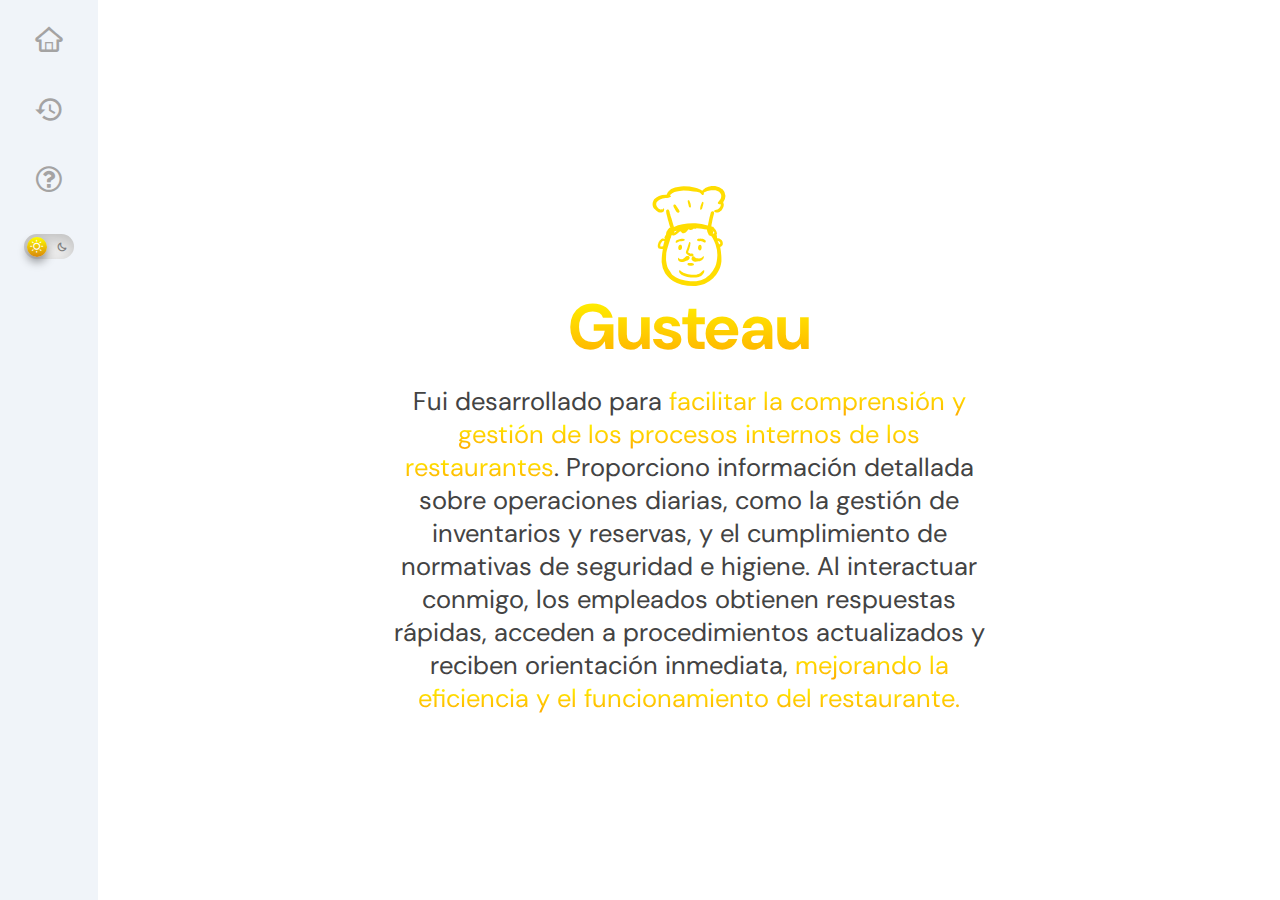
<file: front/screens/information.html>
<!DOCTYPE html>
<html lang="en">

<head>
    <meta charset="UTF-8">
    <meta name="viewport" content="width=device-width, initial-scale=1.0">
    <title>Gusteau</title>
    <link rel="stylesheet" href="../assetts/fonts/style_faq.css" />
    <link rel="preconnect" href="https://fonts.googleapis.com" />
    <link rel="preconnect" href="https://fonts.gstatic.com" crossorigin />
    <link
        href="https://fonts.googleapis.com/css2?family=DM+Sans:ital,opsz,wght@0,9..40,100..1000;1,9..40,100..1000&display=swap"
        rel="stylesheet" />
    <link rel="shortcut icon" href="../assetts/images/chef-svgrepo-com.png" type="image/x-icon">
</head>

<body>
    <nav>
        <ul class="nav-items sidebar">
            <a href="../index.html">
                <li class="items-item home"><span class="icon-home-outline"></span></li>
            </a>
            <a href="historial.html">
                <li class="items-item historial"><span class="icon-history"></span></li>
            </a>
            <a href="information.html">
                <li class="items-item faq"><span class="icon-question-circle-o"></span></li>
            </a>
            <li class="items-item switch">
                <input type="checkbox" id="darkmode-toggle">
                <label for="darkmode-toggle">
                    <span class="icon-sun"></span>
                    <span class="icon-moon"></span>
                </label>
            </li>
        </ul>
    </nav>
    <main>
        <section>
            <svg fill="#000000" width="800px" height="800px" viewBox="-16.26 0 120 120"
                xmlns="http://www.w3.org/2000/svg">
                <path id="_0402-chef" data-name="0402-chef"
                    d="M342.475,800.109c-.16-.1-.34-.4-.486-.487-.184-.115-.512-.1-.726-.242-.385-.26-.655-.726-.969-.968-.474-.365-.808-.614-1.211-.968a32.419,32.419,0,0,1-2.909-2.909c-.339-.39-.6-.736-.969-1.211a25.23,25.23,0,0,1-1.939-2.908,30.81,30.81,0,0,1-3.877-12.844,80.449,80.449,0,0,1,1.453-15.268c-.239-.329-.849-.289-1.459-.249s-1.2.079-1.449-.234c-1.2.148-1.55-.549-2.423-.727a.661.661,0,0,0-.485-.727c-.784-2.568.315-5.117.969-7.029.85-.523.961-1.784,1.939-2.18.47-.9,1.6-1.15,2.423-1.7a4.981,4.981,0,0,1,3.15.727c-.027-.861-.895-.88-.725-1.938a8.384,8.384,0,0,1,1.938-3.634c-.163-1.375.436-1.987.485-3.151.664-.871,1.087-1.982,1.7-2.908.868-.6,1.742-1.316,1.211-2.665.749.058.41,1.206,1.454.969.711-.207-.316-.612,0-1.21-.248-.321-.239-.9-.484-1.213a12.293,12.293,0,0,0-.728-2.424,41.583,41.583,0,0,0-1.453-5.09c-.581-3.7-2.163-6.4-2.182-10.661.526-.847,1-1.751,2.666-1.454,1.346,1,1.609,3.076,1.939,5.089a5.209,5.209,0,0,1,.726,2.666c.675.455.468,1.794.97,2.423.98,3.623,2.039,7.17,3.15,10.664,6.856-3.243,15.459-4.737,25.929-4.363a67.628,67.628,0,0,1,14.539,2.665c.875-.175.255-1.846.728-2.423a22.951,22.951,0,0,1,.483-2.424c.306-1.632.637-3.24.969-4.847.439-1.5.722-3.155,1.212-4.6.464-1.476.767-3.112,2.908-2.909,1.818.244,1.552,2.7.968,4.119s-.7,3.335-1.21,4.846c-.217,1.8-.779,3.26-.97,5.089a10.891,10.891,0,0,0-.484,2.666c-.851.765.852,1.174,0,1.939.3.249.543.122.83-.007a1.1,1.1,0,0,1,1.11.007c.937,1.082,1.816,2.222,2.665,3.392a11.839,11.839,0,0,0,1.212,1.939,10.158,10.158,0,0,0,.725,2.18c.067.875-.446,1.167-.484,1.94a9.4,9.4,0,0,1,.484,4.12c.02.335.421.289.823.243a1.687,1.687,0,0,1,.632,0,.631.631,0,0,1,.535.138.662.662,0,0,0,.677.1,30.594,30.594,0,0,1,3.152,2.183,4.587,4.587,0,0,0,.968,1.694,14.935,14.935,0,0,1,.242,3.151c-.285.041-.2.442-.242.727a8.3,8.3,0,0,1-2.908,2.423,78.5,78.5,0,0,1,1.454,17.448c-1,9.013-5.059,14.974-9.935,20.114a34.855,34.855,0,0,1-20.6,9.208q-1.349.049-2.664.048C357.59,806.457,348.943,804.222,342.475,800.109Zm-1.212-54.524a24.308,24.308,0,0,0-.728,2.664,8.532,8.532,0,0,0-.967,2.424c-.567,1.776-1.013,3.672-1.7,5.331-.985,3.621-2.314,6.894-2.908,10.9-.084,2.906-.378,5.6-.243,8.724.508,3.613,1.074,7.167,2.423,9.936.9,1.123,1.445,2.6,2.425,3.634.779,1.452,1.8,2.528,2.422,3.877,1.517.907,2.735,2.114,4.363,2.909a25.774,25.774,0,0,0,2.424,1.212c.751.54,1.893.691,2.665,1.211a55.223,55.223,0,0,0,12.359,2.421h7.027a34.485,34.485,0,0,0,11.147-3.632c1.546-1.361,3.235-2.581,4.846-3.877a35.04,35.04,0,0,0,6.786-9.937c1.821-3.75,2.383-8.762,2.666-14.055a39.261,39.261,0,0,0-2.182-12.6,51.47,51.47,0,0,0-2.182-5.088c-.286-.925-.887-1.537-1.21-2.426-.307-.984-1.18-1.4-1.454-2.422a10.641,10.641,0,0,1-3.15-1.211,14.846,14.846,0,0,1-2.424-6.787c-4-.688-7.708-1.661-12.358-1.7a2.827,2.827,0,0,1-3.15.243,8.259,8.259,0,0,1-3.636,1.939c-1.4.184-1.694-.729-2.665-.969-2.192,1.767-3.03,4.886-7.027,4.845-1.764-.013-1.446-2.107-2.908-2.421.085.328-.2.284-.485.241s-.572-.086-.485.243c-.494.071-.475.655-.969.727-.349.7-1.165.936-1.7,1.453a12.172,12.172,0,0,1-4.119,2.424,2.366,2.366,0,0,1-1.62-.154,2.446,2.446,0,0,0-.83-.237A.77.77,0,0,0,341.263,745.585Zm-11.148,7.025a8.989,8.989,0,0,0-2.422,6.059,3.887,3.887,0,0,0,2.108.244,9.7,9.7,0,0,1,1.284,0,48.711,48.711,0,0,1,1.7-6.3,2.047,2.047,0,0,0-1.2-.393A3.585,3.585,0,0,0,330.115,752.611Zm66.641.243c.319.652.65,1.289.969,1.939s.355,1.582,1.211,1.7c.655-.3.808-.795.727-1.7-.013-.16.011-.324,0-.485a4.908,4.908,0,0,0-2.908-2.18C396.661,752.472,396.465,752.536,396.756,752.854Zm-5.816-8.966a2.7,2.7,0,0,0,1.939-1.211c-.643-.488-.588-1.676-1.453-1.939C391.431,741.954,390.624,742.359,390.94,743.888Zm-46.042-3.15a14.406,14.406,0,0,1-.727,1.7,7.669,7.669,0,0,0,3.393-2.423C346.465,740.042,345.9,740.6,344.9,740.738Zm46.042-.97c-.232,1.006.725.049,0,0,.079-.344.02-.458-.064-.458C390.714,739.309,390.462,739.735,390.94,739.768Zm-37.8,53.069c-1.173-1.25-2.832-2.011-2.908-4.361-.176-.661.482-.488.485-.97,1.789-.012,1.946,1.609,3.15,2.182,1.179.437,1.948,1.285,3.393,1.455,2.083,1.147,5.2,1.264,8,1.695h5.815a24.121,24.121,0,0,0,2.666-.726,10.163,10.163,0,0,0,3.393-2.424c1.066-.6,1.927-2.53,3.392-1.938.362,3.35-1.625,4.352-2.908,6.057-1.247.289-1.639,1.432-3.15,1.454-.75.7-2.385.523-3.393.971q-1.036.033-2.039.033C362.588,796.265,357.189,795.225,353.137,792.837Zm7.269-12.116a1.836,1.836,0,0,1,.486-1.7c.2-.046.241-.243.484-.242.553.02,1.136.011,1.718,0,2.2-.031,4.409-.064,5.068,1.452.21.938-.593.862-.728,1.454-.082.23-.4.224-.721.217-.34-.007-.68-.013-.732.266-.389,0-.781.008-1.167.008C362.858,782.182,361.036,782.048,360.406,780.721Zm-8-3.15c-.056-.24-.353-.238-.651-.235a2.812,2.812,0,0,1-.319-.009c-1.467-.781-3.015-2.267-2.181-4.6.551-.571.724.3.968.727.428.218.708.586,1.212.728.282-.041.43.053.485.242h2.422c2.094-.9,3.143-2.836,5.089-3.878h2.182c.577.556,1.38.882,1.454,1.939-.25,2.336-2.009,3.163-4.119,3.635a12.971,12.971,0,0,1-3.877,1.454Zm16.478-.244c-.055-.239-.351-.236-.648-.232a2.848,2.848,0,0,1-.321-.009c-.648-.563-1.59-.833-2.181-1.454-.867-1.863-.374-4.343,1.454-4.846a2.214,2.214,0,0,1,2.182,1.453,1.184,1.184,0,0,1,1.21.484c.432.135,1.007.125,1.212.485a8.566,8.566,0,0,1,2.424.242c2.437-.226,4.213-1.118,5.089-2.908.215.109.432.213.484.486.644.988-.065,1.935-.484,2.665a7.9,7.9,0,0,1-1.7,1.938.426.426,0,0,1-.238-.005c-.107-.018-.213-.036-.247.005a3.581,3.581,0,0,1-.485.485.541.541,0,0,1-.229-.007c-.112-.016-.225-.032-.257.007-.485.593-1.3.474-2.666.727a17.625,17.625,0,0,1-3.582.55A7.77,7.77,0,0,1,368.888,777.327Zm-6.059-6.784c-1.67-1.077-3.647-1.846-4.361-3.878.126-2.618,1.424-4.068,1.938-6.3.72-1.947,1.117-4.216,1.939-6.059a1.144,1.144,0,0,0,.243-.727h.484c1.187.083,1.073,2.009.727,2.908a8.463,8.463,0,0,1-.727,3.394c-.3,2.364-1.42,3.911-1.939,6.06.56.974,1.969,1.1,2.908,1.695,1.848-.152,3.342.049,3.634,1.453.011,1.36-1.138,1.72-2.447,1.72A14.138,14.138,0,0,1,362.83,770.543Zm11.147-13.085a2.984,2.984,0,0,1,2.423-.243c1.589,1.487,1.4,6.413-1.211,6.544C372.525,763.458,372.647,759.134,373.977,757.458Zm-23.99,5.574c-1.55-2.035-.448-7.185,2.667-6.058,1.954,1.464,1.609,6.422-1.223,6.422A3.424,3.424,0,0,1,349.987,763.032Zm-3.634-8.482c-.859-3.26,2.959-3.783,5.331-4.6a6.893,6.893,0,0,0,1.63-.139,6.266,6.266,0,0,1,2.005-.1c.6.447,1.75.351,1.939,1.212.062,1.192-1.423.839-1.939,1.454-1.689-.074-2.825.407-4.362.484a22.061,22.061,0,0,1-2.423.97c-.692.192-1.065.872-1.672.872A1.056,1.056,0,0,1,346.352,754.55Zm30.775-1.94a11.138,11.138,0,0,0-1.953,0c-1.622.092-3.244.183-3.379-1.212-.1-2.117,2.641-1.4,4.119-1.94a2.66,2.66,0,0,0,1.7.245,7.86,7.86,0,0,1,.965,0c.939.6,2.349.721,2.909,1.7.982.521,1.292,2.275.242,2.907C379.859,754.08,378.91,752.927,377.128,752.611Zm-31.5-37.561c-.59-1.914-2.248-2.76-2.182-5.33.4-.406.634-.982,1.454-.971,1.409-.116,1.69.895,2.181,1.7.478.733.977,1.445,1.454,2.181.71,1.711,2.216,2.629,2.423,4.846-.445.363-.6,1.012-1.212,1.211h-.064C347.116,718.687,346.718,716.521,345.625,715.05Zm-18.9,3.151c-.485-.485-1.513-.426-1.939-.969-.662-.227-1.033-.743-1.7-.969-1.007-.851-1.868-1.848-2.908-2.665-.752-1.591-1.706-2.978-1.7-5.333-.005-2.591,1.133-4.035,1.939-5.815,3.319-3.464,7.851-5.72,14.782-5.574-.073-.293.4-.117.485-.243.125-.177-.066-1.137.484-1.211-.061-.87.728-.888.728-1.7a16.733,16.733,0,0,0,2.665-2.665c1.164-.291,1.622-1.286,2.908-1.455.62-.833,2.224-.684,2.907-1.454a66.51,66.51,0,0,1,7.271-1.211,56.36,56.36,0,0,1,17.2,1.695c3.014.828,6.039,1.662,8.24,3.394.412.112.481-.12.549-.351.06-.205.121-.41.419-.377.071-.492.656-.474.727-.968a5.969,5.969,0,0,0,1.939-1.454,26.4,26.4,0,0,1,7.511-2.423h4.362a17.389,17.389,0,0,1,9.208,4.12,11.475,11.475,0,0,1,.485,15.265,26.181,26.181,0,0,1,.727,3.151c-.229,3.408-1.823,5.448-3.393,7.513-.751.057-.941.674-1.454.969-.391.336-1.249.2-1.453.726a6.7,6.7,0,0,0-1.336.008,7.13,7.13,0,0,1-1.571-.008,3.937,3.937,0,0,1-1.939-.726c-.358-.312-.266-.572-.727-.969,1.05-1.7,4.264-1.229,5.574-2.668,1.308-1.356,2.714-2.618,2.666-5.33a2.672,2.672,0,0,0-1.571-.266c-.847.005-1.7.01-1.822-.7-.63-1.134.557-2.277,1.212-2.908.429-1.1,1.374-1.694,1.939-2.666a13.047,13.047,0,0,1,.726-2.181V697.12c-.89-3.231-3.538-4.7-6.785-5.576h-5.332a25.963,25.963,0,0,0-8.724,2.665c.062,1.436.134,2.879-.969,3.152-1.4.183-1.325-1.1-2.181-1.454-.359-.853-1.377-1.048-1.938-1.7a41.342,41.342,0,0,0-7.271-1.21,72.28,72.28,0,0,0-14.3-.969,32.092,32.092,0,0,0-8.481,1.7,24.227,24.227,0,0,0-5.331,3.635c-.217,1.185,1.284.653.967,1.939-.723,0-.823.629-1.452.727-.426.22-1.21.083-1.455.484-1.345.027-2.23.516-3.635.484a29.441,29.441,0,0,0-6.543,1.7,10.742,10.742,0,0,0-4.118,3.393,6.2,6.2,0,0,1-.484,1.939c-.177.742.418.713.241,1.455.378,1.723,1.6,2.6,2.424,3.877a.648.648,0,0,1,.726.362.653.653,0,0,0,.728.364c.086.642,1.235.22,1.454.727.571-.316,1.674-.1,2.181-.484.445.066.535-.221.626-.508.1-.326.205-.653.827-.46.8.825.2,2.227,0,3.392-.831,1.052-2.258,1.507-4.142,1.507Q327.345,718.255,326.724,718.2Zm48.948-3.393c-.415-3.25,1.167-6.362,2.182-8.967.059-.263.482-.163.484-.482.281-.041.432.053.483.241,1.046-.043.837,2.077.486,2.665a8.288,8.288,0,0,1-.727,2.666c-.452,1.765-.552,3.88-2.769,3.88Zm-14.054-5.816a19.7,19.7,0,0,1-.969-4.362c-.031-.433.3-.511.243-.968h1.453c.743,1.115,1.045,2.67,1.7,3.875.05,1.446,1.125,3.481,0,4.6a2.98,2.98,0,0,1-.442.035C361.878,712.178,362,710.333,361.618,708.992Z"
                    transform="translate(-318.485 -686.456)" />
            </svg>
            <div class="nombre">
                <p>Gusteau</p>
            </div>
            <div class="descripcion">
                <p>
                    Fui desarrollado para <span class="resaltado">facilitar la comprensión y gestión de los procesos
                    internos de los restaurantes</span>. Proporciono información detallada sobre operaciones diarias, como la
                    gestión de inventarios y reservas, y el cumplimiento de normativas de seguridad e higiene. Al
                    interactuar conmigo, los empleados obtienen respuestas rápidas, acceden a procedimientos
                    actualizados y reciben orientación inmediata, <span class="resaltado">mejorando la eficiencia y el funcionamiento del
                    restaurante.</span>
                </p>
            </div>
        </section>
    </main>
    <script src="../assetts/fonts/style.js"></script>
</body>

</html>
</file>
<file: front/assetts/fonts/style_faq.css>
* {
  margin: 0;
  padding: 0;
}

body {
  display: flex;
  font-family: "DM Sans", sans-serif;
}

@font-face {
  font-family: "icomoon";
  src: url("icomoon.eot?cuuh3s");
  src: url("icomoon.eot?cuuh3s#iefix") format("embedded-opentype"),
    url("icomoon.ttf?cuuh3s") format("truetype"),
    url("icomoon.woff?cuuh3s") format("woff"),
    url("icomoon.svg?cuuh3s#icomoon") format("svg");
  font-weight: normal;
  font-style: normal;
  font-display: block;
}

[class^="icon-"],
[class*=" icon-"] {
  /* use !important to prevent issues with browser extensions that change fonts */
  font-family: "icomoon" !important;
  speak-as: never;
  font-style: normal;
  font-weight: normal;
  font-variant: normal;
  text-transform: none;
  line-height: 1;

  /* Better Font Rendering =========== */
  -webkit-font-smoothing: antialiased;
  -moz-osx-font-smoothing: grayscale;
}

.icon-moon:before {
  content: "\e904";
  font-size: 18px;
}
.icon-sun:before {
  content: "\e903";
  font-size: 16px;
}
.icon-weather:before {
  content: "\e903";
  font-size: 30px;
}
.icon-search:before {
  content: "\e902";
  font-size: 30px;
}
.icon-question-circle-o:before {
  content: "\f29c";
  font-size: 30px;
  transition: 0.5s;
}
.icon-home-outline:before {
  content: "\e900";
  font-size: 30px;
  transition: 0.5s;
}
.icon-history:before {
  content: "\e901";
  font-size: 30px;
  transition: 0.5s;
}

.icon-sound-alt:before {
  content: "\e906";
}

.icon-content_copy:before {
  content: "\e905";
}

a {
  text-decoration: none;
  color: inherit;
}

nav {
  background-color: #f0f4f9;
  width: fit-content;
  height: 100vh;
  padding: 0 1.5rem;
}

label {
  width: 50px;
  height: 25px;
  position: relative;
  display: block;
  background: #ebebeb;
  border-radius: 20px;
  box-shadow: inset 0px 5px 15px rgba(0, 0, 0, 0.2),
    inset 0px -5px 15px rgba(255, 255, 255, 0.4);
  cursor: pointer;
  transition: 0.3s;
}

label::after {
  content: "";
  width: 20px;
  height: 20px;
  position: absolute;
  top: 3px;
  left: 3px;
  background: linear-gradient(180deg, yellow, #d8860b);
  border-radius: 18px;
  box-shadow: 0px 5px 10px rgba(0, 0, 0, 0.4);
  transition: 0.3s;
}

#darkmode-toggle {
  width: 0;
  height: 0;
  visibility: hidden;
}

#darkmode-toggle:checked + label {
  background: #242424;
}

#darkmode-toggle:checked + label::after {
  left: 7px;
  transform: translateX(100%);
  background: linear-gradient(180deg, #777, #3a3a3a);
}

label span {
  position: absolute;
  font-size: 12px;
  top: 4px;
  z-index: 100;
}

label .icon-sun {
  left: 5.2px;
  color: #fff;
  transition: 0.3s;
}

label .icon-moon {
  top: 3.5px;
  left: 29px;
  color: #7e7e7e;
  transition: 0.3s;
}

#darkmode-toggle:checked + label .icon-sun {
  color: #7e7e7e;
}

#darkmode-toggle:checked + label .icon-moon {
  color: #fff;
}

main {
  transition: 0.3s;
}

.sidebar {
  list-style-type: none;
  color: rgb(164, 163, 163);
  margin-top: 1.5rem;
}

.items-item {
  margin-bottom: 40px;
  display: flex;
  justify-content: center;
  align-items: center;
}

.items-item {
  cursor: pointer;
}

.items-item span.clicked {
  color: black;
}

/* Contenido adicional al hacer hover o tener la clase clicked */
.home:hover::after {
  content: "Inicio";
  margin-left: 10px;
  margin-right: 8px;
  font-weight: 600;
}

.faq:hover::after {
  content: "Informacion";
  margin-left: 10px;
  margin-right: 8px;
  font-weight: 600;
}

.historial:hover::after {
  content: "Historial";
  margin-left: 10px;
  margin-right: 8px;
  font-weight: 600;
}

/* Color negro al hacer hover o tener la clase clicked */
.items-item:hover {
  color: black;
}

section {
  text-align: center;
  display: flex;
  flex-direction: column;
  justify-content: center;
  align-items: center;
  height: 100vh;
}

svg {
  width: 100px;
  height: 100px;
  fill: rgb(255, 221, 0);
}

.nombre {
  font-size: 4rem;
  background: linear-gradient(yellow, orange);
  background-clip: text;
  color: transparent;
  font-weight: 700;
  margin-bottom: 1rem;
}

.resaltado {
  background: linear-gradient(yellow, orange);
  background-clip: text;
  color: transparent;
}

.descripcion {
  font-size: 1.6rem;
  color: #434343;
  font-weight: 400;
  width: 50%;
}

.dark-mode body {
  background-color: #333;
  color: #f0f0f0;
}

.dark-mode nav {
  background-color: #1a1a1a;
}

.dark-mode .sidebar {
  color: #bbb;
}

.dark-mode main {
  background-color: #242424;
}

.dark-mode .items-item:hover {
  color: #ffe600;
}

.dark-mode .items-item span.clicked {
  color: #ffe600;
}

.dark-mode .descripcion {
  color: rgb(187, 186, 186);
}
</file>
